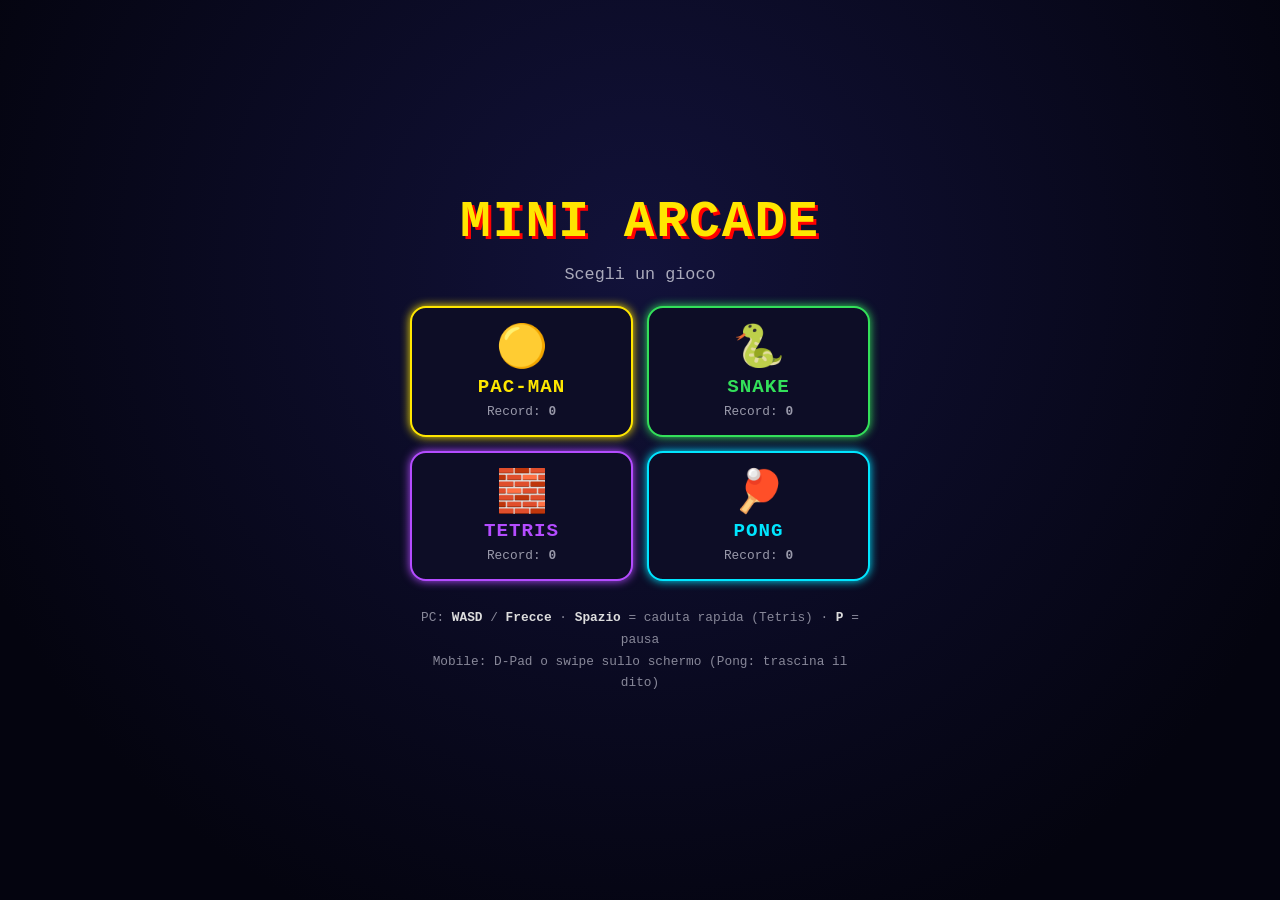
<file: index.html>
<!DOCTYPE html>
<html lang="it">
<head>
    <meta charset="UTF-8">
    <meta name="viewport" content="width=device-width, initial-scale=1.0, maximum-scale=1.0, user-scalable=no, viewport-fit=cover">
    <title>Mini Arcade</title>
    <link rel="stylesheet" href="style.css">
</head>
<body>
    <div id="app">
        <!-- Barra superiore (punteggio, menu, pausa) -->
        <div id="hud" class="hidden">
            <button id="menu-btn" class="hud-btn" aria-label="Torna al menu">☰</button>
            <div class="hud-score"><span class="label">SCORE</span> <span id="score-val">0</span></div>
            <div class="hud-score"><span class="label">BEST</span> <span id="best-val">0</span></div>
            <button id="pause-btn" class="hud-btn" aria-label="Pausa">❚❚</button>
        </div>

        <!-- Area di gioco -->
        <canvas id="gameCanvas" class="hidden"></canvas>

        <!-- Controlli touch -->
        <div id="controls" class="hidden">
            <div id="dpad">
                <div class="dpad-row">
                    <button class="dpad-btn" id="up-btn" aria-label="Su">▲</button>
                </div>
                <div class="dpad-row">
                    <button class="dpad-btn" id="left-btn" aria-label="Sinistra">◀</button>
                    <button class="dpad-btn" id="down-btn" aria-label="Giù">▼</button>
                    <button class="dpad-btn" id="right-btn" aria-label="Destra">▶</button>
                </div>
            </div>
            <button id="action-btn" class="hidden">⤓</button>
        </div>
    </div>

    <!-- Schermata iniziale: scelta del gioco -->
    <div id="menu-screen" class="overlay">
        <h1 class="logo">MINI ARCADE</h1>
        <p class="subtitle">Scegli un gioco</p>

        <div class="game-grid">
            <button class="game-card" data-game="pacman" style="--c:#ffe600">
                <span class="icon">🟡</span>
                <span class="name">PAC-MAN</span>
                <span class="record">Record: <b id="best-pacman">0</b></span>
            </button>
            <button class="game-card" data-game="snake" style="--c:#33e05a">
                <span class="icon">🐍</span>
                <span class="name">SNAKE</span>
                <span class="record">Record: <b id="best-snake">0</b></span>
            </button>
            <button class="game-card" data-game="tetris" style="--c:#b44cff">
                <span class="icon">🧱</span>
                <span class="name">TETRIS</span>
                <span class="record">Record: <b id="best-tetris">0</b></span>
            </button>
            <button class="game-card" data-game="pong" style="--c:#00e5ff">
                <span class="icon">🏓</span>
                <span class="name">PONG</span>
                <span class="record">Record: <b id="best-pong">0</b></span>
            </button>
        </div>

        <p class="hint">
            PC: <b>WASD</b> / <b>Frecce</b> · <b>Spazio</b> = caduta rapida (Tetris) · <b>P</b> = pausa<br>
            Mobile: D-Pad o swipe sullo schermo (Pong: trascina il dito)
        </p>
    </div>

    <!-- Schermata Pausa / Game Over -->
    <div id="message-screen" class="overlay hidden">
        <h1 id="msg-title">GAME OVER</h1>
        <p id="msg-text"></p>
        <div class="btn-row">
            <button id="msg-primary" class="btn">RIPROVA</button>
            <button id="msg-secondary" class="btn btn-secondary">MENU</button>
        </div>
    </div>

    <script src="game.js"></script>
</body>
</html>
</file>
<file: style.css>
* {
    box-sizing: border-box;
    user-select: none;
    -webkit-user-select: none;
    -webkit-tap-highlight-color: transparent;
}

html, body {
    margin: 0;
    padding: 0;
    height: 100%;
    background: #000;
}

body {
    color: #fff;
    font-family: 'Courier New', Courier, monospace;
    overflow: hidden;
    touch-action: none;
    overscroll-behavior: none;
}

.hidden {
    display: none !important;
}

/* ---------- Layout principale ---------- */
#app {
    width: 100%;
    height: 100vh;
    height: 100dvh;
    display: flex;
    flex-direction: column;
    align-items: center;
    justify-content: center;
    gap: 10px;
    padding: 8px 0;
}

canvas {
    display: block;
    background: #000;
    border-radius: 10px;
    box-shadow: 0 0 0 3px #1c1c4a, 0 0 26px rgba(60, 60, 255, 0.3);
    touch-action: none;
}

/* ---------- HUD ---------- */
#hud {
    display: flex;
    align-items: center;
    justify-content: space-between;
    gap: 8px;
    font-weight: bold;
}

.hud-score {
    font-size: 1.1rem;
    color: #fff;
    white-space: nowrap;
}

.hud-score .label {
    color: #8888cc;
    font-size: 0.8rem;
}

.hud-btn {
    width: 40px;
    height: 40px;
    padding: 0;
    font-size: 1.1rem;
    background: #15153a;
    color: #ffe600;
    border: 2px solid #33336a;
    border-radius: 10px;
}

/* ---------- Bottoni generici ---------- */
button {
    font-family: inherit;
    cursor: pointer;
    transition: transform 0.1s;
}

button:active {
    transform: scale(0.93);
}

.btn {
    background: #ffe600;
    color: #000;
    border: none;
    padding: 14px 32px;
    font-size: 1.1rem;
    font-weight: bold;
    border-radius: 10px;
}

.btn-secondary {
    background: #222250;
    color: #fff;
    border: 2px solid #44448a;
}

.btn-row {
    display: flex;
    gap: 14px;
    flex-wrap: wrap;
    justify-content: center;
}

/* ---------- Overlay (menu / messaggi) ---------- */
.overlay {
    position: fixed;
    inset: 0;
    background: radial-gradient(circle at 50% 30%, #12123a 0%, #04040f 80%);
    display: flex;
    flex-direction: column;
    justify-content: center;
    align-items: center;
    z-index: 100;
    text-align: center;
    padding: 16px;
    overflow-y: auto;
}

#message-screen {
    background: rgba(0, 0, 0, 0.82);
}

h1 {
    color: #ffe600;
    font-size: 2.6rem;
    margin: 0 0 14px 0;
    text-shadow: 3px 3px #ff0000;
    letter-spacing: 2px;
}

.logo {
    font-size: clamp(2rem, 9vw, 3.2rem);
    animation: glow 2.4s ease-in-out infinite alternate;
}

@keyframes glow {
    from { text-shadow: 3px 3px #ff0000, 0 0 6px rgba(255, 230, 0, 0.2); }
    to   { text-shadow: 3px 3px #ff0000, 0 0 22px rgba(255, 230, 0, 0.7); }
}

.subtitle {
    margin: 0 0 22px 0;
    color: #aab;
    font-size: 1.05rem;
}

#msg-text {
    color: #ccd;
    margin: 0 0 24px 0;
    font-size: 1.1rem;
    line-height: 1.5;
}

/* ---------- Schede dei giochi ---------- */
.game-grid {
    display: grid;
    grid-template-columns: repeat(2, 1fr);
    gap: 14px;
    width: min(92vw, 460px);
}

.game-card {
    display: flex;
    flex-direction: column;
    align-items: center;
    gap: 6px;
    padding: 20px 8px 16px;
    background: #0d0d26;
    color: #fff;
    border: 2px solid var(--c);
    border-radius: 16px;
    box-shadow: 0 0 10px var(--c);
    transition: transform 0.15s, box-shadow 0.15s;
}

.game-card:hover {
    transform: translateY(-3px) scale(1.03);
    box-shadow: 0 0 24px var(--c);
}

.game-card .icon {
    font-size: 2.6rem;
    line-height: 1;
}

.game-card .name {
    font-size: 1.2rem;
    font-weight: bold;
    color: var(--c);
    letter-spacing: 1px;
}

.game-card .record {
    font-size: 0.8rem;
    color: #99a;
}

.hint {
    margin-top: 26px;
    color: #889;
    font-size: 0.8rem;
    line-height: 1.7;
    max-width: 440px;
}

.hint b {
    color: #ddd;
}

/* ---------- Controlli touch ---------- */
#controls {
    display: flex;
    justify-content: space-between;
    align-items: center;
    padding: 0 6px;
}

#dpad {
    display: flex;
    flex-direction: column;
    align-items: center;
    gap: 8px;
}

.dpad-row {
    display: flex;
    gap: 8px;
}

.dpad-btn {
    width: 62px;
    height: 62px;
    background: #1b1b44;
    color: #ffe600;
    border: 2px solid #4a4a8a;
    border-radius: 14px;
    font-size: 1.5rem;
    padding: 0;
    display: flex;
    justify-content: center;
    align-items: center;
    touch-action: none;
}

.dpad-btn.active {
    background: #33337a;
    transform: scale(0.92);
}

#action-btn {
    width: 86px;
    height: 86px;
    border-radius: 50%;
    background: #c71f3a;
    color: #fff;
    border: 3px solid #ff6b81;
    font-size: 2rem;
    touch-action: none;
}

/* Su PC con mouse i controlli touch restano nascosti */
@media (hover: hover) and (pointer: fine) {
    #controls {
        display: none !important;
    }
}
</file>
